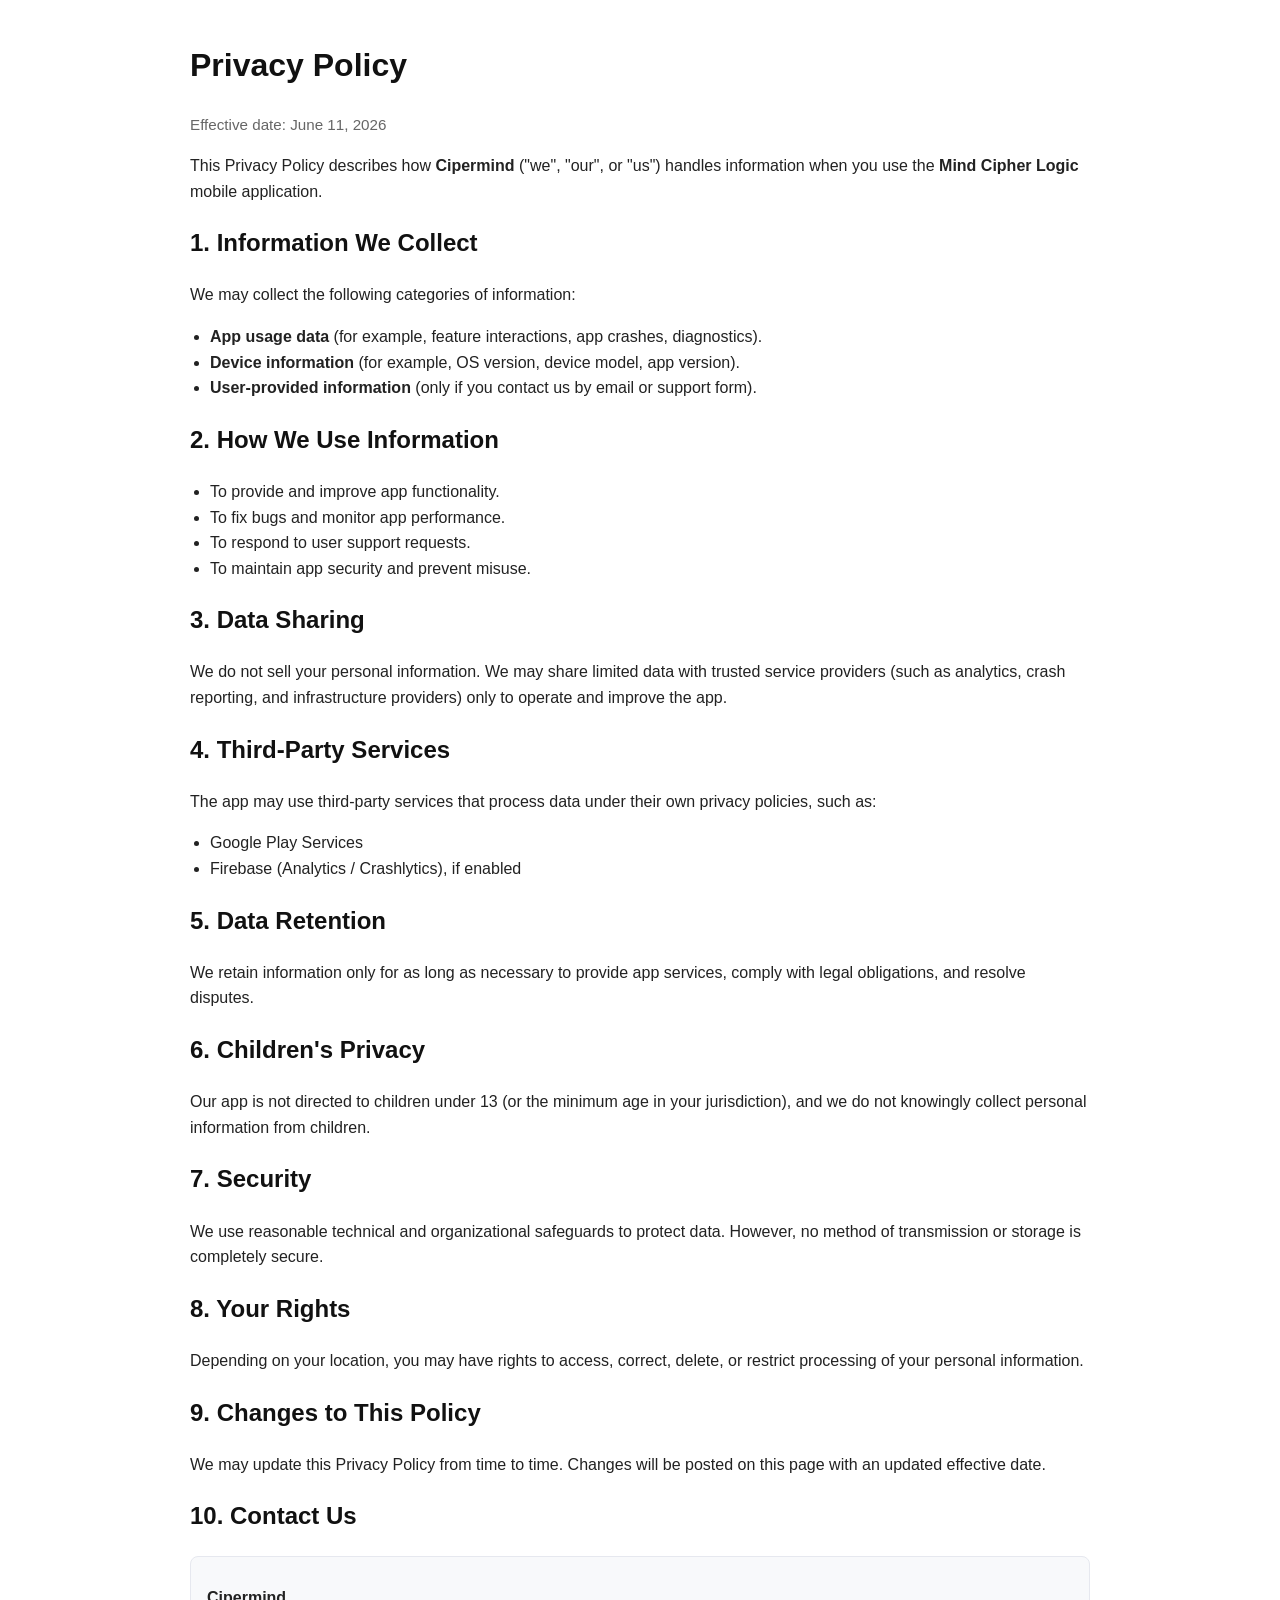
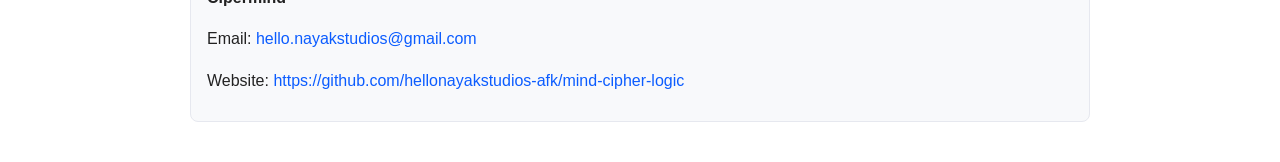
<file: docs/index.html>
<!doctype html>
<html lang="en">
<head>
  <meta charset="UTF-8" />
  <meta name="viewport" content="width=device-width, initial-scale=1.0" />
  <title>Mind Cipher Logic - Legal</title>
  <meta http-equiv="refresh" content="0; url=./privacy-policy.html" />
</head>
<body>
  <p>Redirecting to <a href="./privacy-policy.html">Privacy Policy</a>...</p>
</body>
</html>
</file>
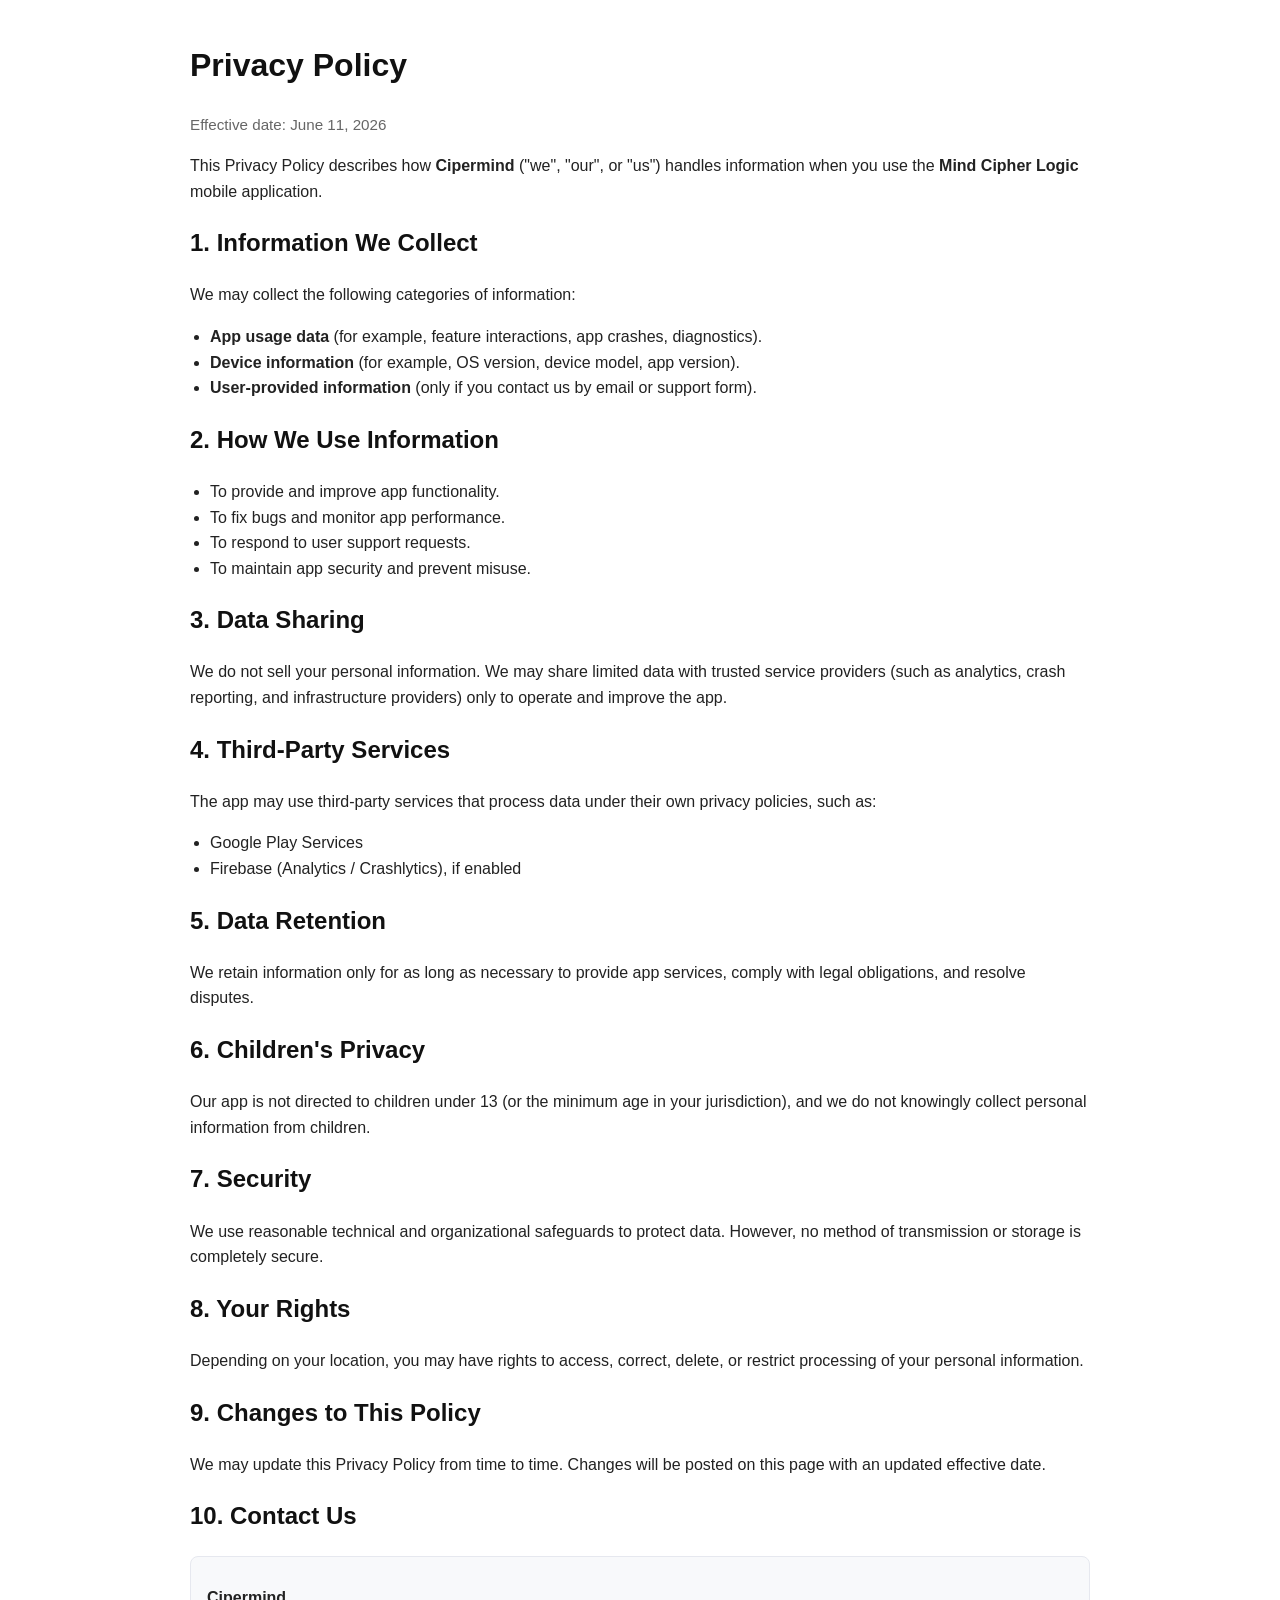
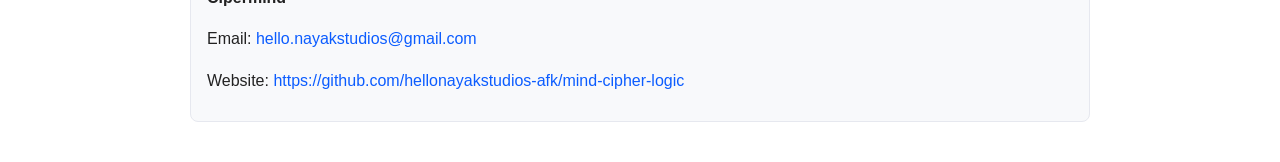
<file: privacy-policy.html>
<!doctype html>
<html lang="en">
<head>
  <!-- Google tag (gtag.js) -->
<script async src="https://www.googletagmanager.com/gtag/js?id=G-851FFRJPCK"></script>
<script>
  window.dataLayer = window.dataLayer || [];
  function gtag(){dataLayer.push(arguments);} 
  gtag('js', new Date());

  gtag('config', 'G-851FFRJPCK');
</script>
  <meta charset="UTF-8" />
  <meta name="viewport" content="width=device-width, initial-scale=1.0" />
  <title>Privacy Policy - Mind Cipher Logic</title>
  <style>
    body {
      font-family: Arial, sans-serif;
      line-height: 1.6;
      max-width: 900px;
      margin: 40px auto;
      padding: 0 16px;
      color: #222;
    }
    h1, h2 { color: #111; }
    .muted { color: #666; font-size: 0.95rem; }
    ul { padding-left: 20px; }
    .card {
      background: #f8f9fb;
      border: 1px solid #e6e8ef;
      border-radius: 8px;
      padding: 12px 16px;
    }
    a { color: #0b5cff; text-decoration: none; }
    a:hover { text-decoration: underline; }
  </style>
</head>
<body>
  <h1>Privacy Policy</h1>
  <p class="muted">Effective date: June 11, 2026</p>

  <p>
    This Privacy Policy describes how <strong>Cipermind</strong> ("we", "our", or "us")
    handles information when you use the <strong>Mind Cipher Logic</strong> mobile application.
  </p>

  <h2>1. Information We Collect</h2>
  <p>We may collect the following categories of information:</p>
  <ul>
    <li><strong>App usage data</strong> (for example, feature interactions, app crashes, diagnostics).</li>
    <li><strong>Device information</strong> (for example, OS version, device model, app version).</li>
    <li><strong>User-provided information</strong> (only if you contact us by email or support form).</li>
  </ul>

  <h2>2. How We Use Information</h2>
  <ul>
    <li>To provide and improve app functionality.</li>
    <li>To fix bugs and monitor app performance.</li>
    <li>To respond to user support requests.</li>
    <li>To maintain app security and prevent misuse.</li>
  </ul>

  <h2>3. Data Sharing</h2>
  <p>
    We do not sell your personal information. We may share limited data with trusted service providers
    (such as analytics, crash reporting, and infrastructure providers) only to operate and improve the app.
  </p>

  <h2>4. Third-Party Services</h2>
  <p>The app may use third-party services that process data under their own privacy policies, such as:</p>
  <ul>
    <li>Google Play Services</li>
    <li>Firebase (Analytics / Crashlytics), if enabled</li>
  </ul>

  <h2>5. Data Retention</h2>
  <p>
    We retain information only for as long as necessary to provide app services,
    comply with legal obligations, and resolve disputes.
  </p>

  <h2>6. Children's Privacy</h2>
  <p>
    Our app is not directed to children under 13 (or the minimum age in your jurisdiction),
    and we do not knowingly collect personal information from children.
  </p>

  <h2>7. Security</h2>
  <p>
    We use reasonable technical and organizational safeguards to protect data.
    However, no method of transmission or storage is completely secure.
  </p>

  <h2>8. Your Rights</h2>
  <p>
    Depending on your location, you may have rights to access, correct, delete,
    or restrict processing of your personal information.
  </p>

  <h2>9. Changes to This Policy</h2>
  <p>
    We may update this Privacy Policy from time to time. Changes will be posted on this page
    with an updated effective date.
  </p>

  <h2>10. Contact Us</h2>
  <div class="card">
    <p><strong>Cipermind</strong></p>
    <p>Email: <a href="mailto:hello.nayakstudios@gmail.com">hello.nayakstudios@gmail.com</a></p>
    <p>Website: <a href="https://github.com/hellonayakstudios-afk/mind-cipher-logic">https://github.com/hellonayakstudios-afk/mind-cipher-logic</a></p>
  </div>
</body>
</html>
</file>
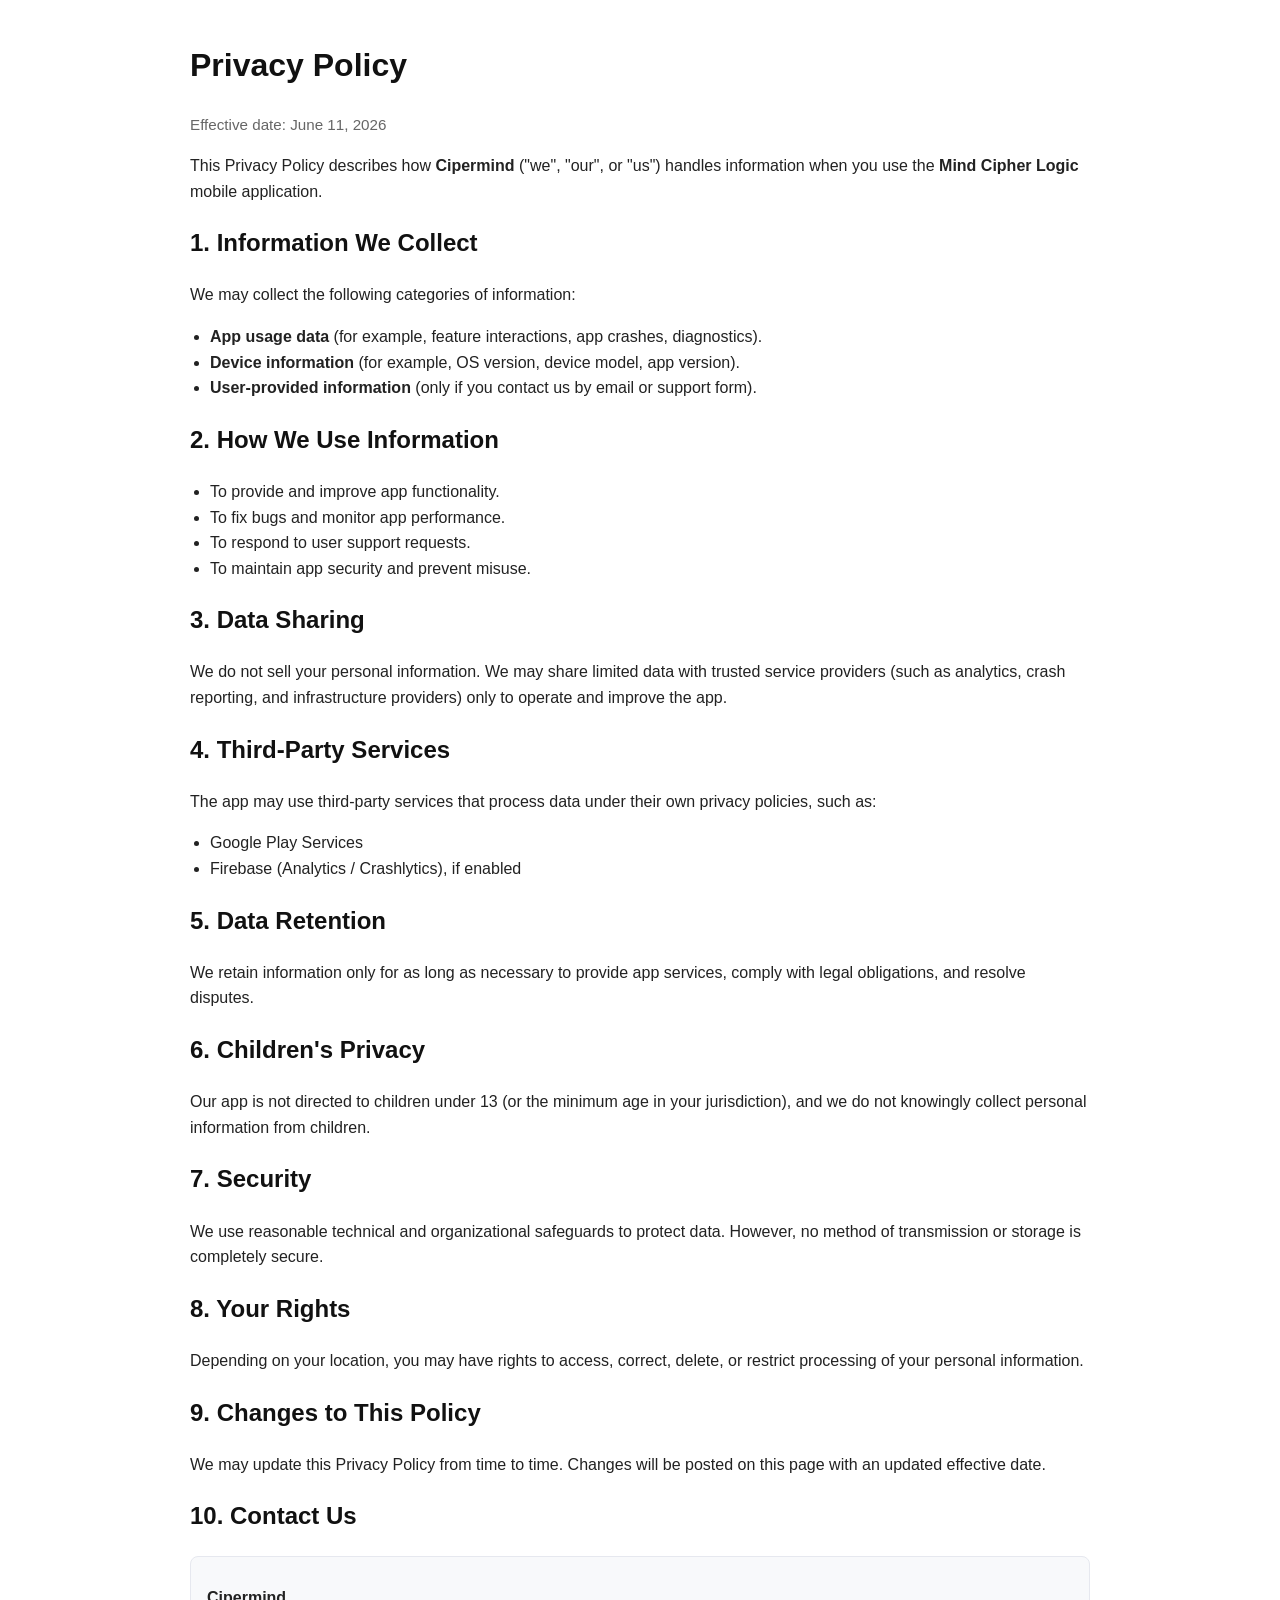
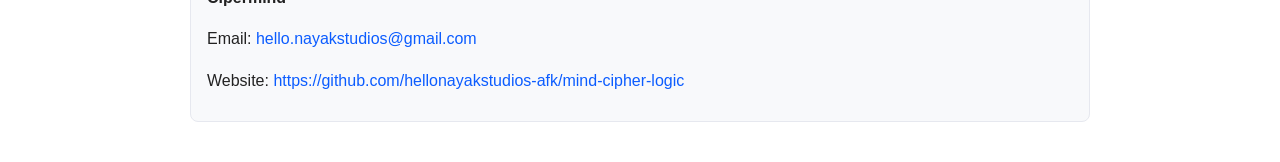
<file: docs/privacy-policy.html>
<!doctype html>
<html lang="en">
<head>
  <!-- Google tag (gtag.js) -->
<script async src="https://www.googletagmanager.com/gtag/js?id=G-FK4MMWB611"></script>
<script>
  window.dataLayer = window.dataLayer || [];
  function gtag(){dataLayer.push(arguments);}
  gtag('js', new Date());

  gtag('config', 'G-851FFRJPCK');
</script>
  <meta charset="UTF-8" />
  <meta name="viewport" content="width=device-width, initial-scale=1.0" />
  <title>Privacy Policy - Mind Cipher Logic</title>
  <style>
    body {
      font-family: Arial, sans-serif;
      line-height: 1.6;
      max-width: 900px;
      margin: 40px auto;
      padding: 0 16px;
      color: #222;
    }
    h1, h2 { color: #111; }
    .muted { color: #666; font-size: 0.95rem; }
    ul { padding-left: 20px; }
    .card {
      background: #f8f9fb;
      border: 1px solid #e6e8ef;
      border-radius: 8px;
      padding: 12px 16px;
    }
    a { color: #0b5cff; text-decoration: none; }
    a:hover { text-decoration: underline; }
  </style>
</head>
<body>
  <h1>Privacy Policy</h1>
  <p class="muted">Effective date: June 11, 2026</p>

  <p>
    This Privacy Policy describes how <strong>Cipermind</strong> ("we", "our", or "us")
    handles information when you use the <strong>Mind Cipher Logic</strong> mobile application.
  </p>

  <h2>1. Information We Collect</h2>
  <p>We may collect the following categories of information:</p>
  <ul>
    <li><strong>App usage data</strong> (for example, feature interactions, app crashes, diagnostics).</li>
    <li><strong>Device information</strong> (for example, OS version, device model, app version).</li>
    <li><strong>User-provided information</strong> (only if you contact us by email or support form).</li>
  </ul>

  <h2>2. How We Use Information</h2>
  <ul>
    <li>To provide and improve app functionality.</li>
    <li>To fix bugs and monitor app performance.</li>
    <li>To respond to user support requests.</li>
    <li>To maintain app security and prevent misuse.</li>
  </ul>

  <h2>3. Data Sharing</h2>
  <p>
    We do not sell your personal information. We may share limited data with trusted service providers
    (such as analytics, crash reporting, and infrastructure providers) only to operate and improve the app.
  </p>

  <h2>4. Third-Party Services</h2>
  <p>The app may use third-party services that process data under their own privacy policies, such as:</p>
  <ul>
    <li>Google Play Services</li>
    <li>Firebase (Analytics / Crashlytics), if enabled</li>
  </ul>

  <h2>5. Data Retention</h2>
  <p>
    We retain information only for as long as necessary to provide app services,
    comply with legal obligations, and resolve disputes.
  </p>

  <h2>6. Children's Privacy</h2>
  <p>
    Our app is not directed to children under 13 (or the minimum age in your jurisdiction),
    and we do not knowingly collect personal information from children.
  </p>

  <h2>7. Security</h2>
  <p>
    We use reasonable technical and organizational safeguards to protect data.
    However, no method of transmission or storage is completely secure.
  </p>

  <h2>8. Your Rights</h2>
  <p>
    Depending on your location, you may have rights to access, correct, delete,
    or restrict processing of your personal information.
  </p>

  <h2>9. Changes to This Policy</h2>
  <p>
    We may update this Privacy Policy from time to time. Changes will be posted on this page
    with an updated effective date.
  </p>

  <h2>10. Contact Us</h2>
  <div class="card">
    <p><strong>Cipermind</strong></p>
    <p>Email: <a href="mailto:hello.nayakstudios@gmail.com">hello.nayakstudios@gmail.com</a></p>
    <p>Website: <a href="https://github.com/hellonayakstudios-afk/mind-cipher-logic">https://github.com/hellonayakstudios-afk/mind-cipher-logic</a></p>
  </div>
</body>
</html>
</file>
